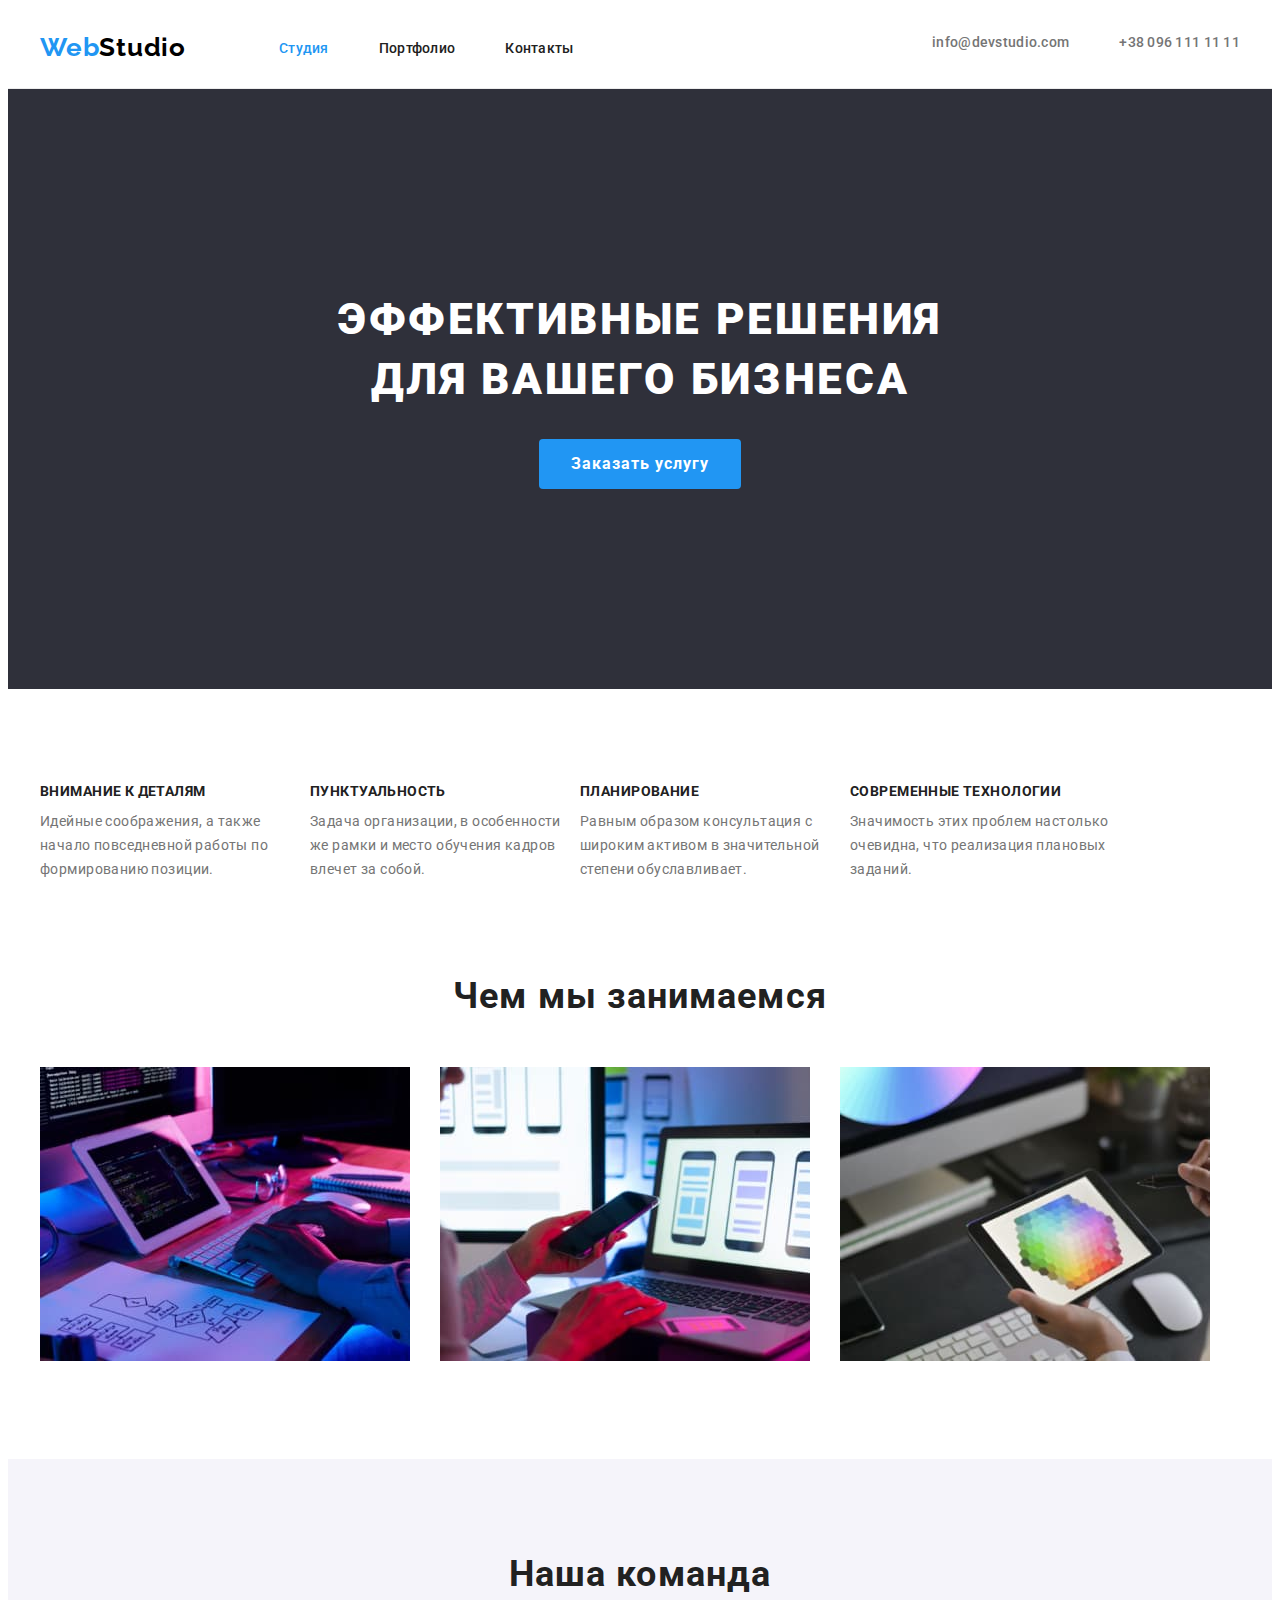
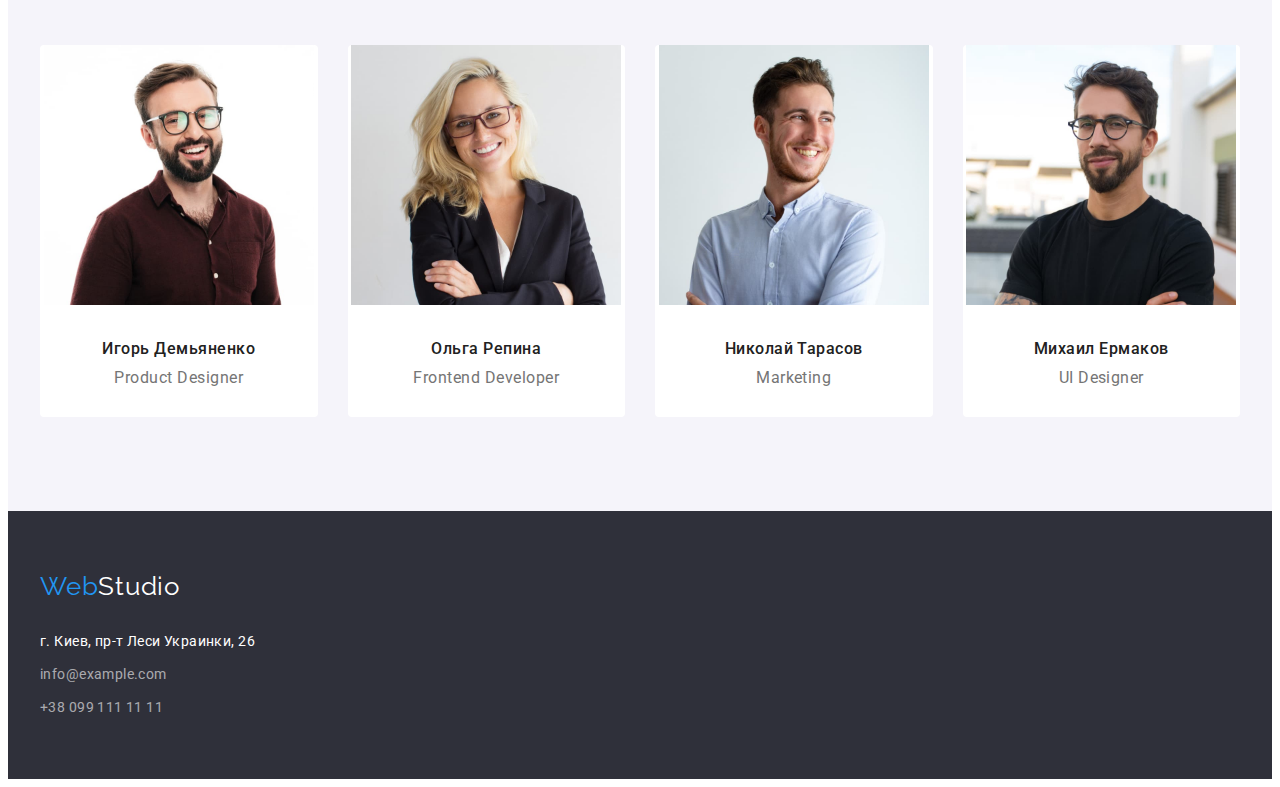
<file: index.html>
<!DOCTYPE html>
<html lang="ru">

<head>
    <meta charset="UTF-8">
    <meta http-equiv="X-UA-Compatible" content="IE=edge">
    <meta name="viewport" content="width=device-width, initial-scale=1.0">
    <title>Студия</title>
    <link rel="preconnect" href="https://fonts.googleapis.com">
    <link rel="preconnect" href="https://fonts.gstatic.com" crossorigin>
    <link
        href="https://fonts.googleapis.com/css2?family=Raleway:wght@700&family=Roboto:wght@400;500;700;900&display=swap"
        rel="stylesheet">
    <link rel="stylesheet" href="https://cdnjs.cloudflare.com/ajax/libs/modern-normalize/1.1.0/modern-normalize.min.css"
        integrity="sha512-wpPYUAdjBVSE4KJnH1VR1HeZfpl1ub8YT/NKx4PuQ5NmX2tKuGu6U/JRp5y+Y8XG2tV+wKQpNHVUX03MfMFn9Q=="
        crossorigin="anonymous" referrerpolicy="no-referrer" />
    <link rel="stylesheet" href="./css/styles.css">
</head>

<body>
    <!--верхняя строка-->
    <header class="header">
        <div class="container">
            <nav class="header-navigation">
                <a href="./index.html" class="header-logo">
                    <p><span class="logo-accent">Web</span>Studio</p>
                </a>
                <ul class="header-list list">
                    <li class="header-list-item"><a href="./index.html" class="header-link link current">Студия</a></li>
                    <li class="header-list-item"><a href="./portfolio.html" class="header-link link">Портфолио</a></li>
                    <li class="header-list-item"><a href="" class="header-link link">Контакты</a></li>
                </ul>
            </nav>
            <ul class="header-contacts list">
                <li class="header-contacts-item"><a href="maito:info@devstudio.com"
                        class="header-link link">info@devstudio.com</a></li>
                <li class="header-contacts-item"><a href="tel:+380961111111" class="header-link link">+38 096 111 11
                        11</a></li>
            </ul>
        </div>
    </header>
    <main>
        <!--герой-->
        <section class="hero">
            <div class="container hero-container">
                <h1 class="hero-title">Эффективные решения для вашего бизнеса</h1>
                <button type="button" class="button hero-button">Заказать услугу</button>
            </div>
        </section>
        <!--направления работы-->
        <section class="direction">
            <div class="container direction-container">
                <h2 class="section-title">Наши преимущества</h2>
                <ul class="direction-list list">
                    <li class="direction-list-item">
                        <div class="direction-lis">
                            <h3 class="direction-title">Внимание к деталям</h3>
                            <p class="direction-text">Идейные соображения, а также начало повседневной работы по
                                формированию
                                позиции.</p>
                        </div>
                    </li>
                    <li class="direction-list-item">
                        <div class="direction-lis">
                            <h3 class="direction-title">Пунктуальность</h3>
                            <p class="direction-text">Задача организации, в особенности же рамки и место обучения кадров
                                влечет
                                за собой.</p>
                        </div>
                    </li>
                    <li class="direction-list-item">
                        <div class="direction-lis">
                            <h3 class="direction-title">Планирование</h3>
                            <p class="direction-text">Равным образом консультация с широким активом в значительной
                                степени
                                обуславливает.</p>
                        </div>
                    </li>
                    <li class="direction-list-item">
                        <div class="direction-lis">
                            <h3 class="direction-title">Современные технологии</h3>
                            <p class="direction-text">Значимость этих проблем настолько очевидна, что реализация
                                плановых
                                заданий.</p>
                        </div>
                    </li>
                </ul>
            </div>
        </section>
        <!-- Чем мы занимаемся -->
        <section class="occupation">
            <h2 class="occupation-title">Чем мы занимаемся</h2>
            <div class="container">
                <ul class="occupation-list list">
                    <li class="occupation-item"><img src="./images/box1.jpg" width="370" height="294" alt="разработка">
                    </li>
                    <li class="occupation-item"><img src="./images/box2.jpg" width="370" height="294" alt="дизайн">
                    </li>
                    <li class="occupation-item"><img src="./images/box3.jpg" width="370" height="294" alt="графика">
                    </li>
                </ul>
            </div>

        </section>
        <!--команда студии-->
        <section class="team">
            <h2 class="team-title">Наша команда</h2>
            <div class="container">
                <ul class="team-list list">
                    <li class="team-list-card">
                        <img src="./images/cmd1.jpg" width="270" height="260" alt="Игорь Демьяненко"
                            class="team-card-photo">
                        <h3 class="team-card-header">Игорь Демьяненко</h3>
                        <p class="team-card-occupation">Product Designer</p>
                    </li>
                    <li class="team-list-card">
                        <img src="./images/cmd2.jpg" width="270" height="260" alt="Ольга Репина"
                            class="team-card-photo">
                        <h3 class="team-card-header">Ольга Репина</h3>
                        <p class="team-card-occupation">Frontend Developer</p>
                    </li>
                    <li class="team-list-card">
                        <img src="./images/cmd3.jpg" width="270" height="260" alt="Николай Тарасов"
                            class="team-card-photo">
                        <h3 class="team-card-header">Николай Тарасов</h3>
                        <p class="team-card-occupation">Marketing</p>
                    </li>
                    <li class="team-list-card">
                        <img src="./images/cmd4.jpg" width="270" height="260" alt="Михаил Ермаков"
                            class="team-card-photo">
                        <h3 class="team-card-header">Михаил Ермаков</h3>
                        <p class="team-card-occupation">UI Designer</p>
                    </li>
                </ul>
            </div>
        </section>
    </main>
    <!--подвал-->
    <footer class="footer">
        <div class="container">
            <a href="./index.html" class="footer-logo">
                <p class="logo-text"><span class="logo-accent">Web</span>Studio</p>
            </a>
            <address class="street">
                г. Киев, пр-т Леси Украинки, 26
            </address>
            <address>
                <ul class="list">
                    <li class="footer-mail"><a href="maito:info@example.com"
                            class="footer-link link">info@example.com</a></li>
                    <li><a href="tel:+380991111111" class="footer-link link">+38 099 111 11 11</a></li>
                </ul>
            </address>
        </div>
    </footer>
</body>

</html>
</file>
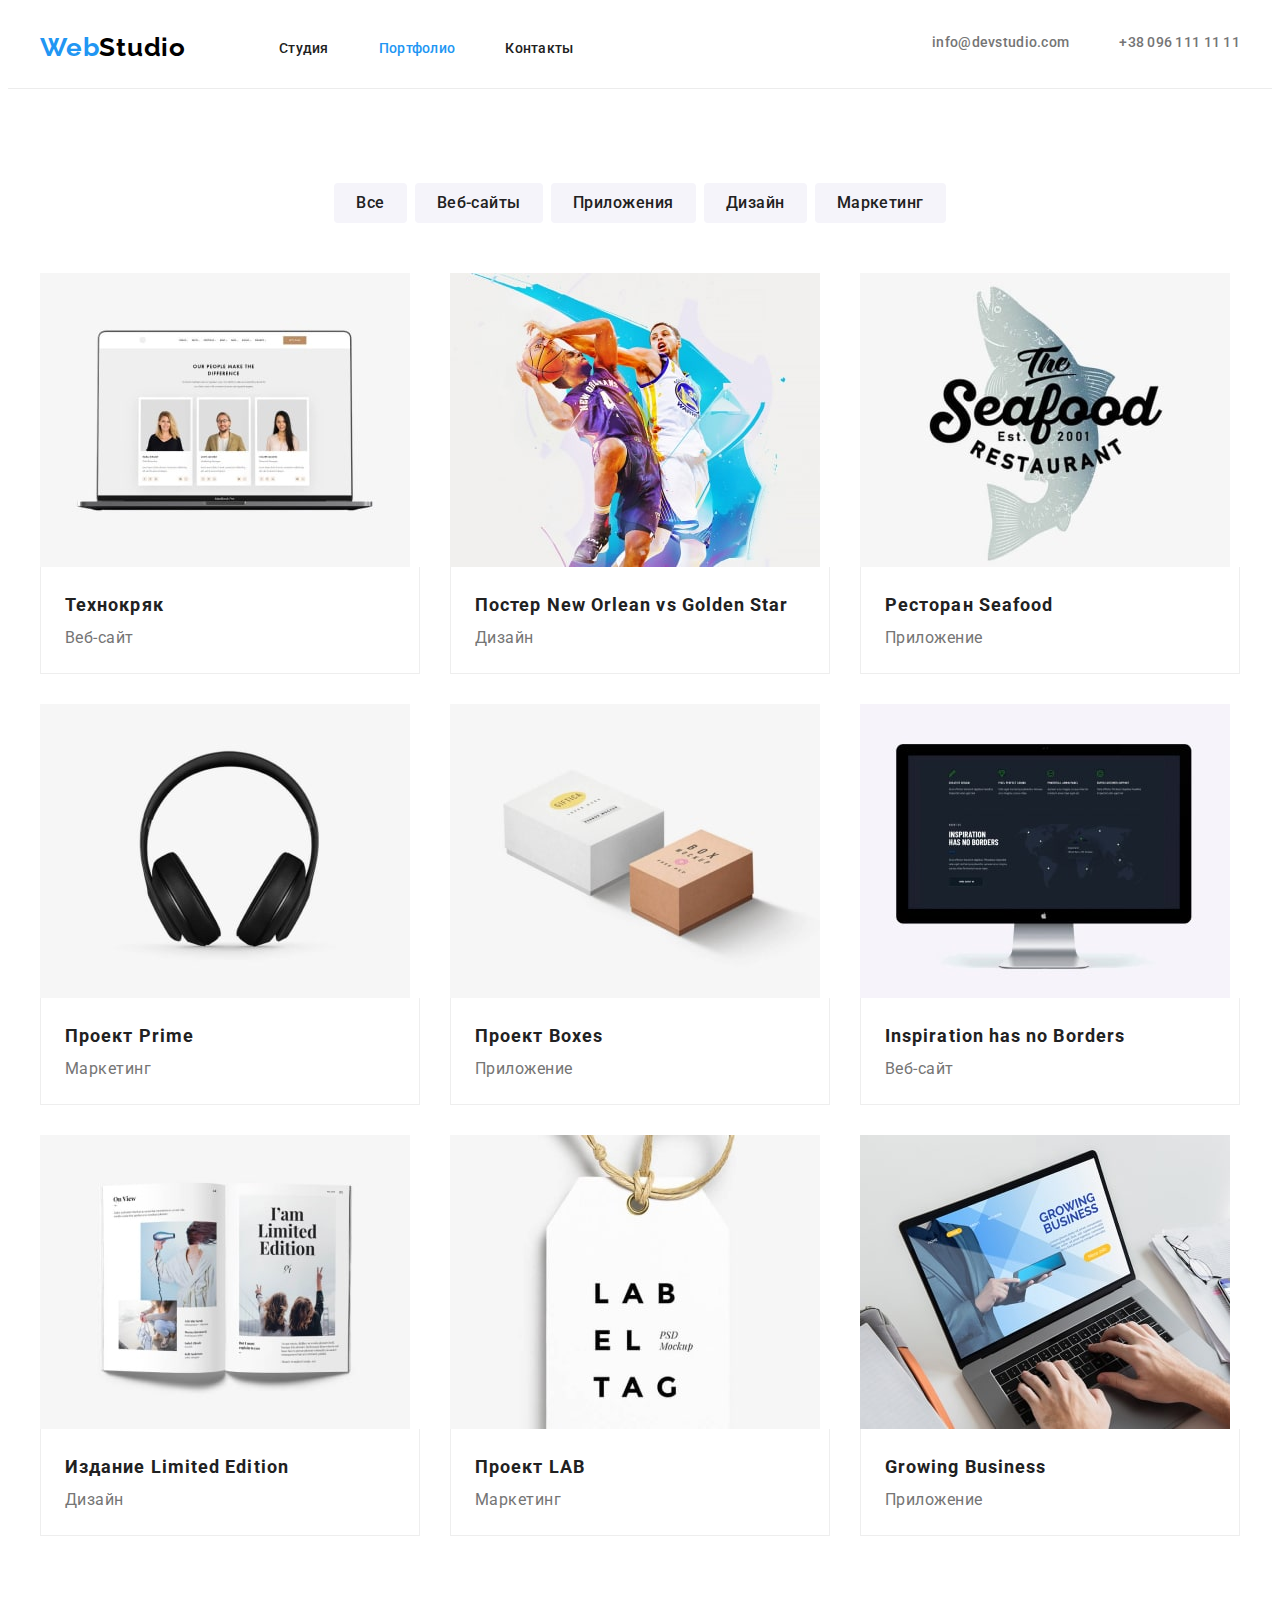
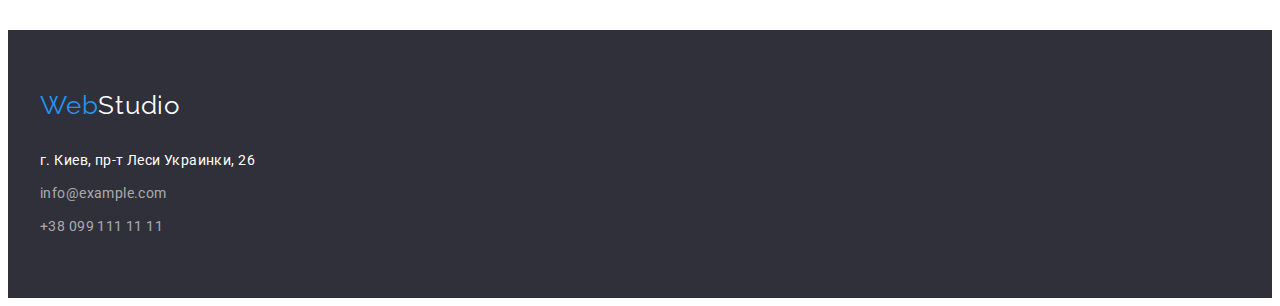
<file: portfolio.html>
<!DOCTYPE html>
<html lang="ru">

<head>
    <meta charset="UTF-8">
    <meta http-equiv="X-UA-Compatible" content="IE=edge">
    <meta name="viewport" content="width=device-width, initial-scale=1.0">
    <title>Портфолио</title>
    <link rel="preconnect" href="https://fonts.googleapis.com">
    <link rel="preconnect" href="https://fonts.gstatic.com" crossorigin>
    <link
        href="https://fonts.googleapis.com/css2?family=Raleway:wght@700&family=Roboto:wght@400;500;700;900&display=swap"
        rel="stylesheet">
    <link rel="stylesheet" href="https://cdnjs.cloudflare.com/ajax/libs/modern-normalize/1.1.0/modern-normalize.min.css"
        integrity="sha512-wpPYUAdjBVSE4KJnH1VR1HeZfpl1ub8YT/NKx4PuQ5NmX2tKuGu6U/JRp5y+Y8XG2tV+wKQpNHVUX03MfMFn9Q=="
        crossorigin="anonymous" referrerpolicy="no-referrer" />
    <link rel="stylesheet" href="./css/styles.css">
</head>

<body>
    <!--верхняя строка-->
    <header class="header">
        <div class="container">
            <nav class="header-navigation">
                <a href="./index.html" class="header-logo">
                    <p><span class="logo-accent">Web</span>Studio</p>
                </a>
                <ul class="header-list list">
                    <li class="header-list-item"><a href="./index.html" class="header-link link">Студия</a></li>
                    <li class="header-list-item"><a href="./portfolio.html"
                            class="header-link current link">Портфолио</a></li>
                    <li class="header-list-item"><a href="" class="header-link link">Контакты</a></li>
                </ul>
            </nav>
            <ul class="header-contacts list">
                <li class="header-contacts-item"><a href="maito:info@devstudio.com"
                        class="header-link link">info@devstudio.com</a></li>
                <li class="header-contacts-item"><a href="tel:+380961111111" class="header-link link">+38 096 111 11
                        11</a></li>
            </ul>
        </div>
    </header>
    <main>
        <section class="portfolio-section">
            <div class="container">
                <h2 class="section-title">Примеры работ</h2>
                <!-- фильтр -->
                <ul class="list portfolio-filter">
                    <li class="portfolio-list-item">
                        <button type="button" class="portfolio-button">Все</button>
                    </li>
                    <li class="portfolio-list-item">
                        <button type="button" class="portfolio-button">Веб-сайты</button>
                    </li>
                    <li class="portfolio-list-item">
                        <button type="button" class="portfolio-button">Приложения</button>
                    </li>
                    <li class="portfolio-list-item">
                        <button type="button" class="portfolio-button">Дизайн</button>
                    </li>
                    <li class="portfolio-list-item">
                        <button type="button" class="portfolio-button">Маркетинг</button>
                    </li>
                </ul>
            </div>

            <!-- наши работы -->
            <div class="container works-container">
                <ul class="works list">
                    <li class="works-list-item">
                        <a href="" class="link">
                            <img src="./images/works-img1.jpg" width="370" height="294" alt="Сайт Технокряк"
                                class="portfolio-img">
                            <div class="project-name-description">
                                <h3 class="works-header">Технокряк</h3>
                                <p class="works-text">Веб-сайт</p>
                            </div>
                        </a>
                    </li>
                    <li class="works-list-item">
                        <a href="" class="link">
                            <img src="./images/works-img2.jpg" width="370" height="294" alt="Дизайн постера"
                                class="portfolio-img">
                            <div class="project-name-description">
                                <h3 class="works-header">Постер <span lang="en">New Orlean vs Golden Star</span></h3>
                                <p class="works-text">Дизайн</p>
                            </div>
                        </a>
                    </li>
                    <li class="works-list-item">
                        <a href="" class="link">
                            <img src="./images/works-img3.jpg" width="370" height="294" alt="Приложение ресторана"
                                class="portfolio-img">
                            <div class="project-name-description">
                                <h3 class="works-header">Ресторан <span lang="en">Seafood</span></h3>
                                <p class="works-text">Приложение</p>
                            </div>
                        </a>
                    </li>
                    <li class="works-list-item">
                        <a href="" class="link">
                            <img src="./images/works-img4.jpg" width="370" height="294" alt="Маркетинговый проект"
                                class="portfolio-img">
                            <div class="project-name-description">
                                <h3 class="works-header">Проект <span lang="en">Prime</span></h3>
                                <p class="works-text">Маркетинг</p>
                            </div>
                        </a>
                    </li>
                    <li class="works-list-item">
                        <a href="" class="link">
                            <img src="./images/works-img5.jpg" width="370" height="294" alt="Приложение"
                                class="portfolio-img">
                            <div class="project-name-description">
                                <h3 class="works-header">Проект <span lang="en">Boxes</span></h3>
                                <p class="works-text">Приложение</p>
                            </div>
                        </a>
                    </li>
                    <li class="works-list-item">
                        <a href="" class="link">
                            <img src="./images/works-img6.jpg" width="370" height="294" alt="Веб-сайт"
                                class="portfolio-img">
                            <div class="project-name-description">
                                <h3 class="works-header"><span lang="en">Inspiration has no Borders</span></h3>
                                <p class="works-text">Веб-сайт</p>
                            </div>
                        </a>
                    </li>
                    <li class="works-list-item">
                        <a href="" class="link">
                            <img src="./images/works-img7.jpg" width="370" height="294" alt="Дизайн издания"
                                class="portfolio-img">
                            <div class="project-name-description">
                                <h3 class="works-header">Издание <span lang="en">Limited Edition</span></h3>
                                <p class="works-text">Дизайн</p>
                            </div>
                        </a>
                    </li>
                    <li class="works-list-item">
                        <a href="" class="link"><img src="./images/works-img8.jpg" width="370" height="294"
                                alt="Маркетинговый проект" class="portfolio-img">
                            <div class="project-name-description">
                                <h3 class="works-header">Проект <span lang="en">LAB</span></h3>

                                <p class="works-text">Маркетинг</p>
                            </div>
                        </a>
                    </li>
                    <li class="works-list-item">
                        <a href="" class="link"><img src="./images/works-img9.jpg" width="370" height="294"
                                alt="Приложение" class="portfolio-img">
                            <div class="project-name-description">
                                <h3 class="works-header"><span lang="en">Growing Business</span></h3>
                                <p class="works-text">Приложение</p>
                            </div>
                        </a>
                    </li>
                </ul>
            </div>
        </section>
    </main>
    <!--подвал-->
    <footer class="footer">
        <div class="container">
            <a href="./index.html" class="footer-logo">
                <p class="logo-text"><span class="logo-accent">Web</span>Studio</p>
            </a>
            <address class="street">
                г. Киев, пр-т Леси Украинки, 26
            </address>
            <address>
                <ul class="list">
                    <li class="footer-mail"><a href="maito:info@example.com"
                            class="footer-link link">info@example.com</a>
                    </li>
                    <li><a href="tel:+380991111111" class="footer-link link">+38 099 111 11 11</a></li>
                </ul>
            </address>
        </div>
    </footer>
</body>

</html>
</file>
<file: css/styles.css>
:root {
  --logo-color: #000000;
  --header-background-color: #ffffff;
  --hero-background-color: #2f303a;
  --main-background-color: #e5e5e5;
  --command-background-color: #f5f4fa;
  --footer-background-color: #2f303a;
  --primary-title-color: #212121;
  --secondary-title-color: #ffffff;
  --primary-text-color: #757575;
  --secondary-text-color: rgba(255, 255, 255, 0.6);
  --accent-color: #2196f3;
  --header-text-color: #752054;
  --hero-text-color: #ffffff;
  --footer-logo-color: #ffffff;
  --button-hover-color: #188ce8;
  --border-bottom-color: #ececec;
  --border-cards-color: #eeeeee;
}
body {
  font-family: roboto, sans-serif;
  color: var(--primary-title-color);
}

h1,
h2,
h3,
h4,
h5,
h6,
p,
ul {
  margin: 0;
  padding: 0;
}
.link {
  text-decoration: none;
}
.link:hover,
.link:focus,
.street:hover,
.street:focus {
  color: var(--accent-color);
}

.list {
  list-style: none;
}
.container {
  width: 1200px;
  margin-left: auto;
  margin-right: auto;
  padding-left: 15px;
  padding-right: 15px;
}

/* скрытые заголовки */
.section-title {
  position: absolute;
  clip: rect(0 0 0 0);
  width: 1px;
  height: 1px;
  margin: -1px;
}

/* верхняя строка */
.header {
  background-color: var(--header-background-color);
  border-bottom: 1px solid var(--border-bottom-color);
  padding-top: 24px;
  padding-bottom: 25px;
}

.header > .container {
  display: flex;
  justify-content: space-between;
}

.header-navigation {
  display: flex;
  align-items: center;
  justify-content: flex-start;
}

.header-list,
.header-contacts {
  display: flex;
}

.header-list-item:not(:first-child),
.header-contacts-item:not(:first-child) {
  margin-left: 50px;
}

.header-logo,
.footer-logo {
  font-family: Raleway;
  font-style: normal;
  font-weight: bold;
  font-size: 26px;
  line-height: calc(31 / 26);
  letter-spacing: 0.03em;
  color: var(--logo-color);
  text-decoration: none;
}
.logo-accent {
  color: var(--accent-color);
}

.header-list {
  font-style: normal;
  font-weight: 500;
  font-size: 14px;
  line-height: calc(16 / 14);
  letter-spacing: 0.02em;
  margin-left: 93px;
}

.header-link {
  color: var(--primary-title-color);
}

.header-contacts .header-link {
  font-style: normal;
  font-weight: 500;
  font-size: 14px;
  line-height: calc(16 / 14);
  letter-spacing: 0.02em;
  color: var(--primary-text-color);
}

.header-contacts .link:hover,
.header-contacts .link:focus,
.current {
  color: var(--accent-color);
}
/* герой */
.hero {
  background-color: var(--hero-background-color);
  padding-top: 200px;
  padding-bottom: 200px;
  justify-content: center;
}

.hero-title {
  margin-bottom: 30px;
  max-width: 696px;
  margin-left: auto;
  margin-right: auto;

  color: var(--hero-text-color);

  font-style: normal;
  font-weight: 900;
  font-size: 44px;
  line-height: calc(60 / 44);
  text-align: center;
  letter-spacing: 0.06em;
  text-transform: uppercase;
}
.hero-button {
  background-color: var(--accent-color);
  color: var(--hero-text-color);

  border-radius: 4px;
  padding: 10px 32px;
  margin-right: auto;
  margin-left: auto;

  font-family: inherit;
  border: none;
  outline: none;
  font-style: normal;
  font-weight: bold;
  font-size: 16px;
  line-height: 1.87;
  display: flex;
  align-items: center;
  text-align: center;
  letter-spacing: 0.06em;
}

.hero-button:hover,
.hero-button:focus {
  background-color: var(--button-hover-color);
}

/* направления роботы */
.direction {
  padding: 94px 0px;
}

.direction-container {
  display: flex;
}

.direction-list {
  display: flex;
}

.direction-lis {
  width: 270px;
}

.direction-lis:not(:first-child) {
  margin-left: 30px;
}

.direction-title {
  font-style: normal;
  font-weight: bold;
  font-size: 14px;
  line-height: calc(16 / 14);
  letter-spacing: 0.03em;
  text-transform: uppercase;
  color: var(--primary-title-color);
}

.direction-text {
  margin-top: 10px;
  font-style: normal;
  font-weight: normal;
  font-size: 14px;
  line-height: calc(24 / 14);
  letter-spacing: 0.03em;
  color: var(--primary-text-color);
}

/* Чем мы занимаемся */
.occupation {
  padding-bottom: 94px;
  padding-left: 15px;
  padding-right: 15px;
}

.occupation-title {
  font-style: normal;
  font-weight: bold;
  font-size: 36px;
  line-height: calc(42 / 36);
  letter-spacing: 0.03em;

  color: var(--primary-title-color);

  text-align: center;
  margin-bottom: 50px;
}

.occupation-item:not(:first-child) {
  margin-left: 30px;
}

.occupation-list {
  display: flex;
}

/* команда студии */
.team {
  background-color: var(--command-background-color);
  padding: 94px 0px;
}
.team-title {
  font-style: normal;
  font-weight: bold;
  font-size: 36px;
  line-height: 42px;
  letter-spacing: 0.03em;
  color: var(--primary-title-color);

  text-align: center;
  margin-bottom: 50px;
}

.team-list {
  display: flex;
  align-items: center;

  flex-wrap: wrap;
  margin-left: -30px;
  margin-top: -30px;
}

.team-list-card {
  background-color: var(--secondary-title-color);
  border-radius: 4px;

  text-align: center;
  padding-bottom: 30px;
  flex-basis: calc(100% / 4 - 30px);
  margin-left: 30px;
  margin-top: 30px;
}
.team-card-photo {
  margin-bottom: 30px;
}

.team-card-header {
  font-style: normal;
  font-weight: 500;
  font-size: 16px;
  line-height: calc(19 / 16);
  letter-spacing: 0.03em;
  color: var(--primary-title-color);

  margin-bottom: 10px;
}

.team-card-occupation {
  font-style: normal;
  font-weight: normal;
  font-size: 16px;
  line-height: calc(19 / 16);
  letter-spacing: 0.03em;
  color: var(--primary-text-color);
}
/* подвал */
.footer {
  background-color: var(--footer-background-color);
  padding: 60px 0px;
}

.footer-logo {
  font-family: Raleway;
  font-style: normal;
  font-weight: 400;
  font-size: 26px;
  line-height: calc(31 / 26);
  letter-spacing: 0.03em;
  color: var(--footer-logo-color);
}

.logo-text {
  margin-bottom: 20px;
}
.street {
  all: initial;
  font-family: roboto, sans-serif;
  font-style: normal;
  font-weight: normal;
  font-size: 14px;
  line-height: calc(24 / 14);
  letter-spacing: 0.03em;
  color: var(--footer-logo-color);
}

.street:hover,
.street:focus {
  color: var(--accent-color);
}

.footer-link {
  font-style: normal;
  font-weight: normal;
  font-size: 14px;
  line-height: calc(24 / 14);
  letter-spacing: 0.03em;
  color: var(--secondary-text-color);
}

.footer-mail {
  margin-top: 9px;
  margin-bottom: 9px;
}

/* фильтр */
.portfolio-section {
  background: var(--secondary-title-color);
  padding-top: 94px;
  padding-bottom: 94px;
}

.portfolio-filter {
  display: flex;
  justify-content: center;
  margin-bottom: 50px;
}

.portfolio-button {
  font-family: inherit;
  border: none;
  border-radius: 4px;
  padding: 6px 22px;
  outline: none;
  background-color: var(--command-background-color);
  font-style: normal;
  font-weight: 500;
  font-size: 16px;
  line-height: calc(26 / 15);
  text-align: center;
  letter-spacing: 0.03em;
  color: var(--primary-title-color);
}

.portfolio-list-item:not(:first-child) {
  margin-left: 8px;
}

.portfolio-button:hover,
.portfolio-button:focus {
  background-color: var(--accent-color);
  color: var(--secondary-title-color);
}

.portfolio-button,
.button {
  cursor: pointer;
}

.portfolio-list-item > .portfolio-button {
  padding: 6px 22px;
}
/* наши работы */
.works {
  display: flex;
  margin-top: -30px;
  margin-left: -30px;
  flex-wrap: wrap;
}

.portfolio-img {
  display: block;
}

.works-list-item {
  flex-basis: calc((100% / 3) - 30px);
  margin-left: 30px;
  margin-top: 30px;
}

.project-name-description {
  border: 1px solid var(--border-cards-color);
  border-top: none;
  padding: 20px 24px;
}

.works-list-item:nth-child(n + 3) {
  margin-right: 0;
}

.works-list-item:nth-last-child(-n + 3) {
  margin-right: 0;
}

.works-header {
  font-style: normal;
  font-weight: bold;
  font-size: 18px;
  line-height: calc(36 / 18);
  letter-spacing: 0.06em;
  color: var(--primary-title-color);
}

.works-text {
  font-style: normal;
  font-weight: normal;
  font-size: 16px;
  line-height: calc(30 / 16);
  letter-spacing: 0.03em;
  color: var(--primary-text-color);
}
</file>
